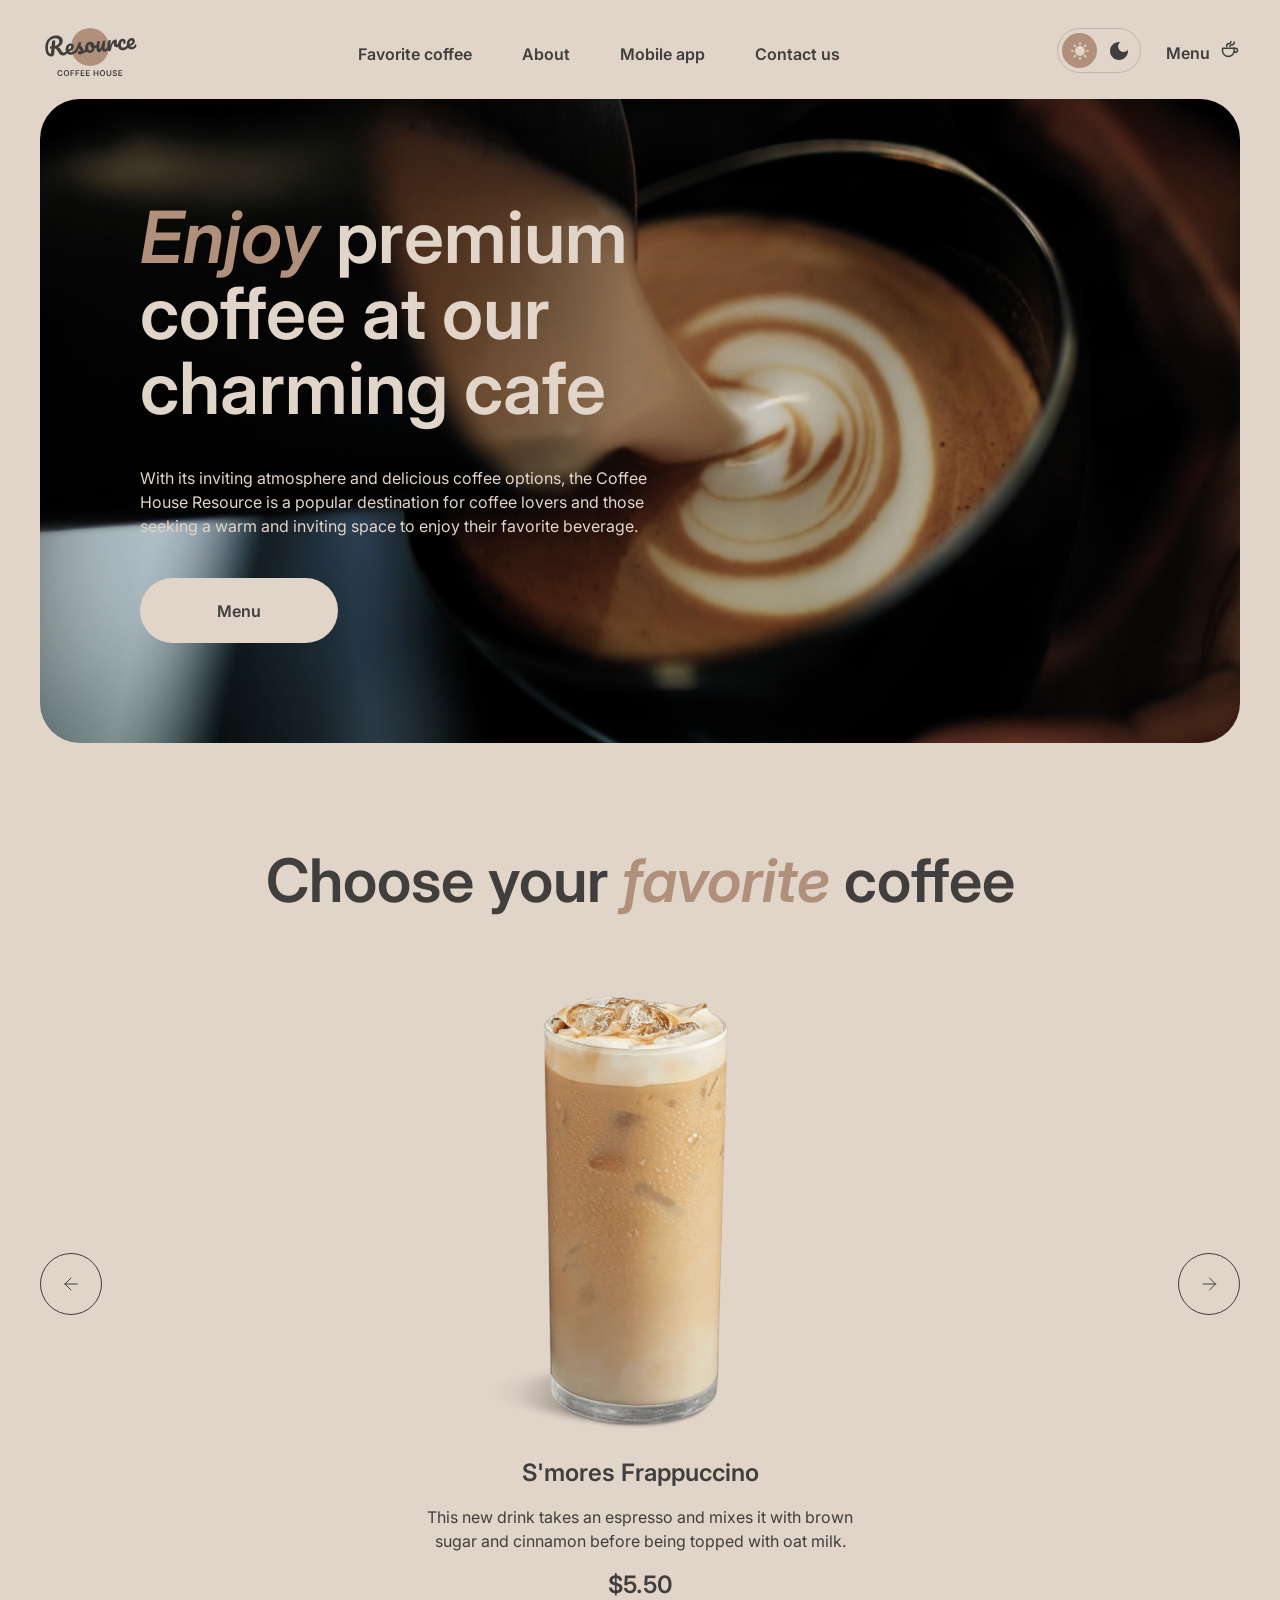
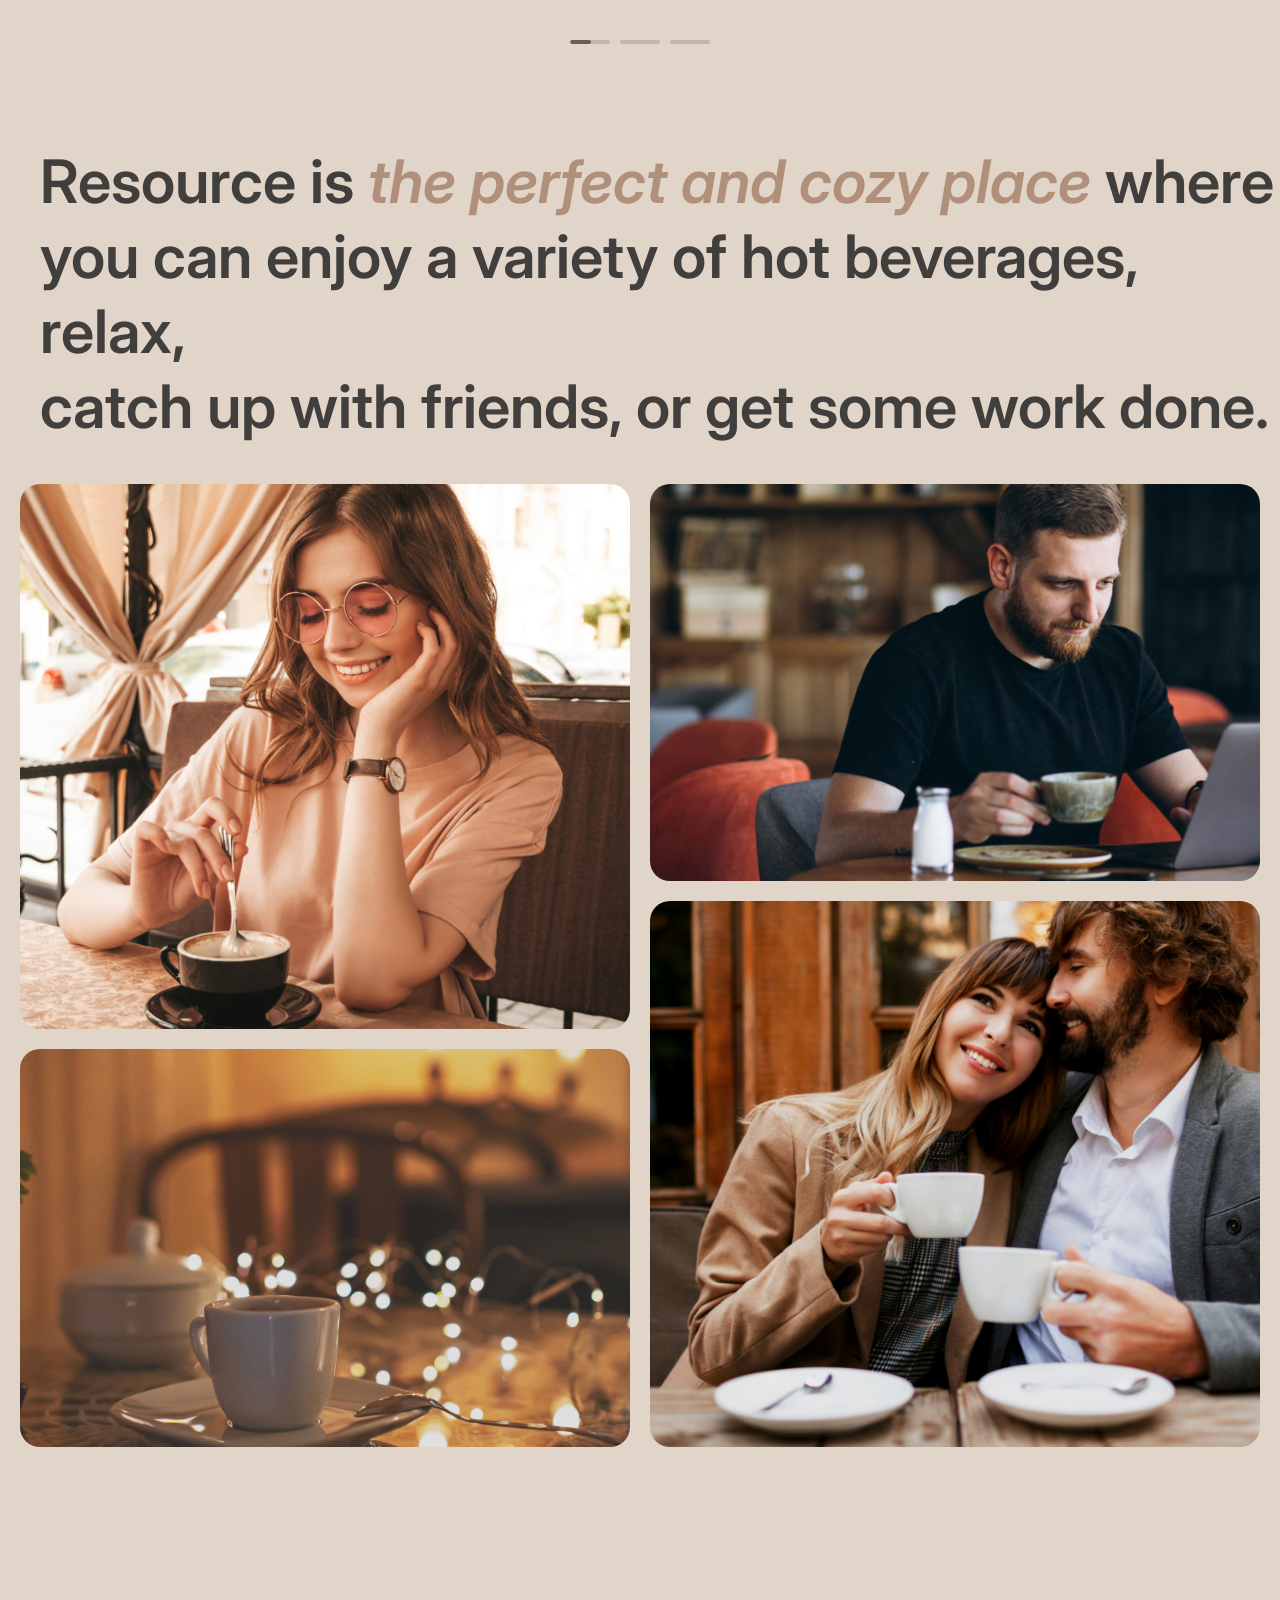
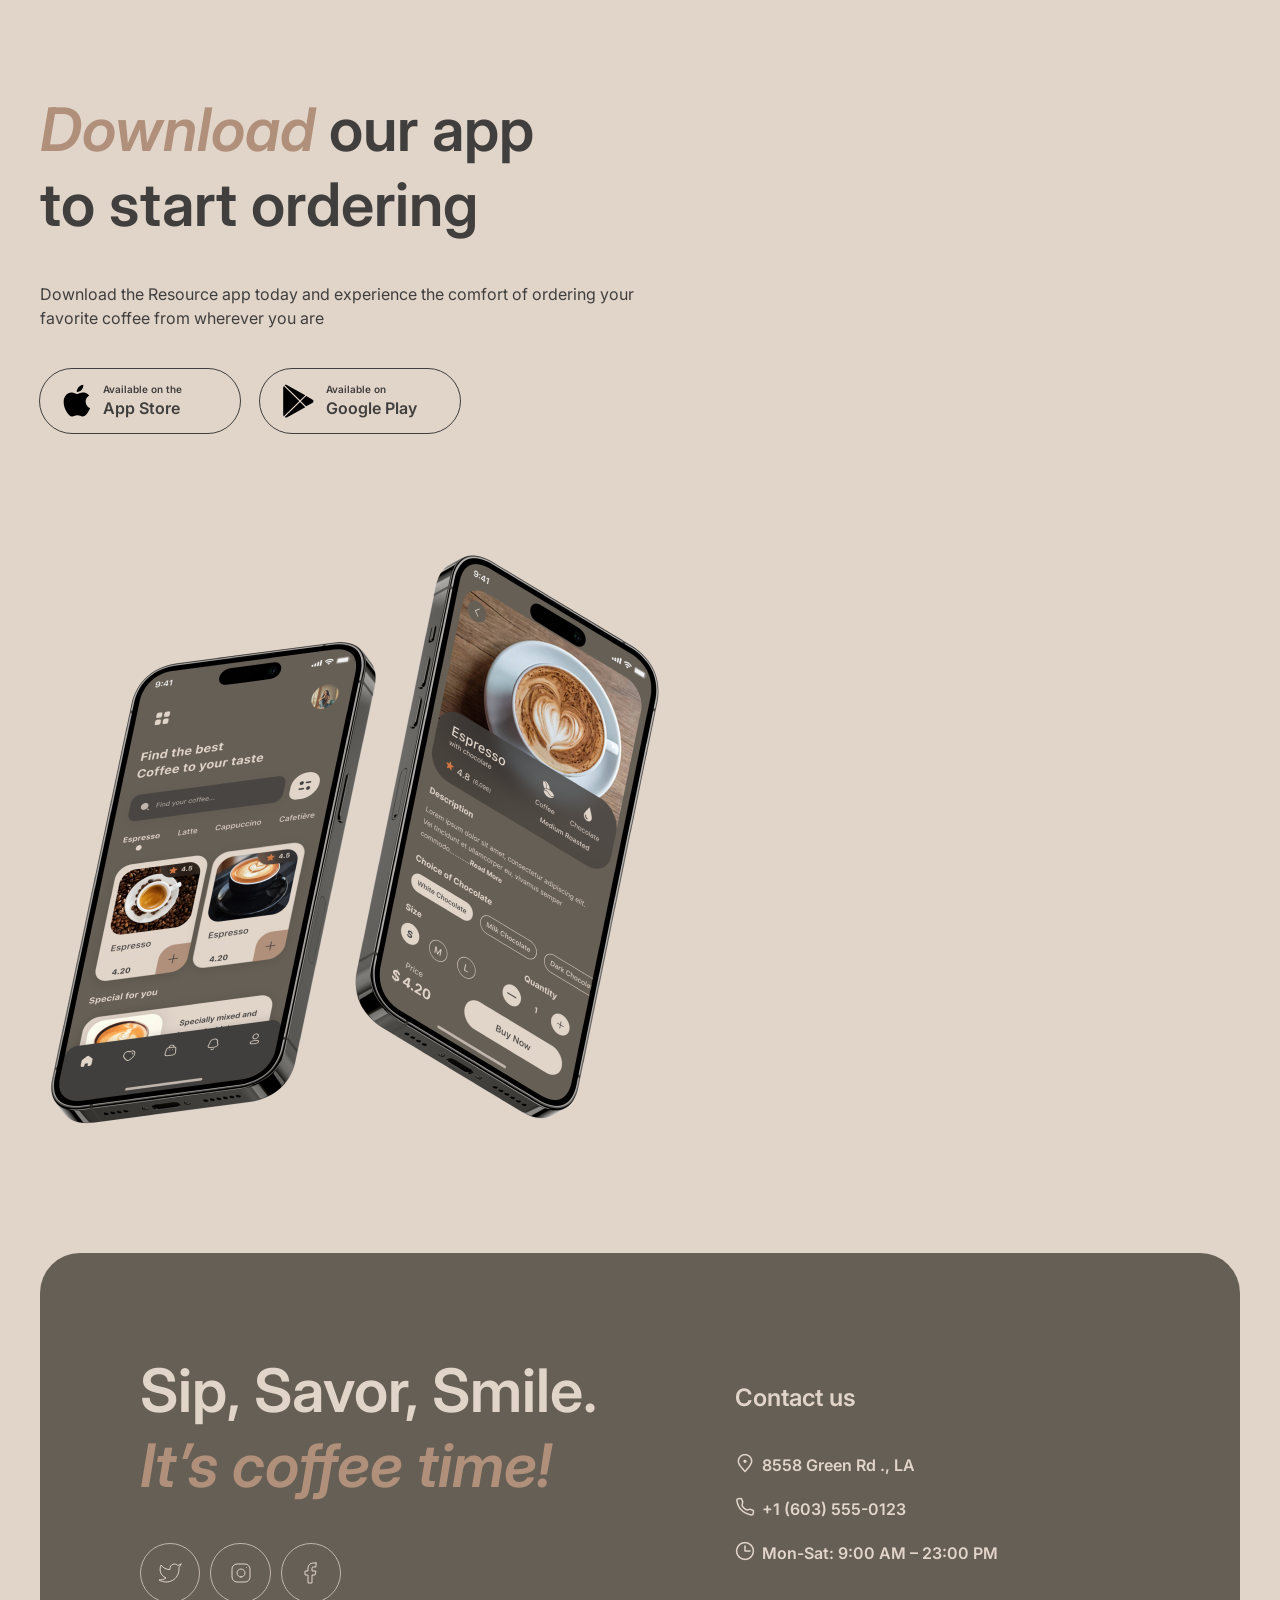
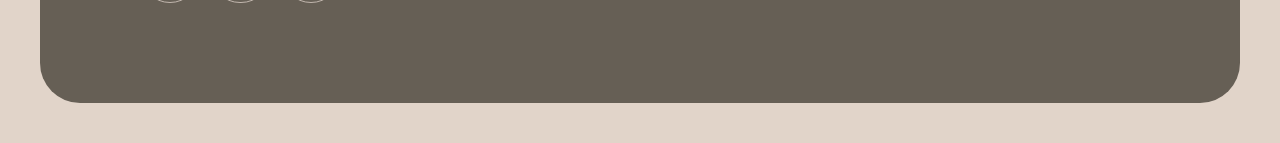
<file: index.html>
<!DOCTYPE html>
<html lang="en" data-theme="light">
<head>
    <meta charset="UTF-8">
    <meta name="viewport" content="width=device-width, initial-scale=1.0">
    <title>Coffee House</title>
    <link rel="stylesheet" href="./styles/index.css">
    <link rel="apple-touch-icon" sizes="180x180" href="assets/icons/apple-touch-icon.png">
    <link rel="icon" type="image/png" sizes="32x32" href="assets/icons/favicon-32x32.png">
    <link rel="icon" type="image/png" sizes="16x16" href="assets/icons/favicon-16x16.png">
    <link rel="manifest" href="/site.webmanifest">
    <link rel="preconnect" href="https://fonts.googleapis.com">
    <link rel="preconnect" href="https://fonts.gstatic.com" crossorigin>
    <link href="https://fonts.googleapis.com/css2?family=Inter:wght@600&display=swap" rel="stylesheet">
</head>
<body>
<header>
    <a class="logo" href="./index.html" aria-label="Coffee House home">
        <img class="logo-img logo-light" src="assets/icons/logo-light.svg" alt="Coffee House">
        <img class="logo-img logo-dark" src="assets/icons/logo-dark.svg" alt="" aria-hidden="true">
    </a>

    <nav class="nav" aria-label="Main navigation">
        <ul>
            <li><a href="#favorite-coffee">Favorite coffee</a></li>
            <li><a href="#about">About</a></li>
            <li><a href="#mobile-app">Mobile app</a></li>
            <li><a href="#contacts">Contact us</a></li>
        </ul>
    </nav>

    <div class="header-right">

        <div class="theme-toggle" role="group" aria-label="Switch theme">

            <button
                    type="button"
                    class="theme-btn"
                    data-theme="light"
                    aria-pressed="true"
                    aria-label="Light theme"
            >
                <svg width="18" height="18" viewBox="0 0 22 22" fill="none"
                     xmlns="http://www.w3.org/2000/svg">
                    <path
                            d="M10 3V1C10 0.45 10.45 0 11 0C11.55 0 12 0.45 12 1V3C12 3.55 11.55 4 11 4C10.45 4 10 3.55 10 3ZM17.36 6.05L18.77 4.63C19.16 4.24 19.16 3.61 18.77 3.22C18.38 2.83 17.75 2.83 17.36 3.22L15.95 4.64C15.56 5.03 15.56 5.66 15.95 6.05C16.34 6.44 16.97 6.44 17.36 6.05ZM21 10H19C18.45 10 18 10.45 18 11C18 11.55 18.45 12 19 12H21C21.55 12 22 11.55 22 11C22 10.45 21.55 10 21 10ZM11 18C10.45 18 10 18.45 10 19V21C10 21.55 10.45 22 11 22C11.55 22 12 21.55 12 21V19C12 18.45 11.55 18 11 18ZM4.64 6.05L3.22 4.64C2.83 4.25 2.83 3.61 3.22 3.23C3.61 2.85 4.25 2.84 4.63 3.23L6.04 4.64C6.43 5.03 6.43 5.67 6.04 6.05C5.65 6.43 5.02 6.44 4.64 6.05ZM15.95 15.95C15.56 16.34 15.56 16.98 15.95 17.36L17.36 18.77C17.75 19.16 18.39 19.16 18.77 18.77C19.16 18.38 19.16 17.74 18.77 17.36L17.36 15.95C16.98 15.56 16.34 15.56 15.95 15.95ZM1 12H3C3.55 12 4 11.55 4 11C4 10.45 3.55 10 3 10H1C0.45 10 0 10.45 0 11C0 11.55 0 12 1 12ZM4.64 18.78L6.05 17.37C6.44 16.98 6.44 16.34 6.05 15.96C5.66 15.58 5.02 15.57 4.64 15.96L3.23 17.37C2.84 17.76 2.84 18.4 3.23 18.78C3.61 19.17 4.25 19.17 4.64 18.78ZM11 5C7.69 5 5 7.69 5 11C5 14.31 7.69 17 11 17C14.31 17 17 14.31 17 11C17 7.69 14.31 5 11 5Z"
                            fill="currentColor"/>
                </svg>
            </button>

            <button
                    type="button"
                    class="theme-btn"
                    data-theme="dark"
                    aria-pressed="false"
                    aria-label="Dark theme"
            >
                <svg xmlns="http://www.w3.org/2000/svg"
                     width="18"
                     height="18"
                     viewBox="0 0 18 18"
                     fill="none">
                    <path
                            d="M9 0C4.03 0 0 4.03 0 9C0 13.97 4.03 18 9 18C13.97 18 18 13.97 18 9C18 8.54 17.96 8.08 17.9 7.64C16.92 9.01 15.32 9.9 13.5 9.9C10.52 9.9 8.1 7.48 8.1 4.5C8.1 2.69 8.99 1.08 10.36 0.0999999C9.92 0.0399999 9.46 0 9 0Z"
                            fill="currentColor"/>
                </svg>
            </button>
        </div>

        <div class="menu-link">
            <a class="menu-link-btn" href="./catalog.html">
                <span class="menu-word">Menu</span>
                <span class="coffee-img">
                    <svg xmlns="http://www.w3.org/2000/svg" width="20" height="20" viewBox="0 0 20 20" fill="none">
                        <path d="M14.167 9.76667V11.6667C14.167 14.8883 11.5553 17.5 8.33366 17.5C5.112 17.5 2.50033 14.8883 2.50033 11.6667V9.76667C2.50033 9.4353 2.76896 9.16667 3.10033 9.16667H13.567C13.8984 9.16667 14.167 9.4353 14.167 9.76667Z" stroke="currentColor" stroke-width="1.5" stroke-linecap="round" stroke-linejoin="round"/>
                        <path d="M10.0003 7.50008C10.0003 6.66675 10.5956 5.83341 11.786 5.83341C13.101 5.83341 14.167 4.76743 14.167 3.45246V2.91675" stroke="currentColor" stroke-width="1.5" stroke-linecap="round" stroke-linejoin="round"/>
                        <path d="M6.66634 7.5V7.08333C6.66634 5.70262 7.78563 4.58333 9.16634 4.58333C10.0868 4.58333 10.833 3.83714 10.833 2.91667V2.5" stroke="currentColor" stroke-width="1.5" stroke-linecap="round" stroke-linejoin="round"/>
                        <path d="M13.333 9.16675H15.4163C16.5669 9.16675 17.4997 10.0995 17.4997 11.2501C17.4997 12.4007 16.5669 13.3334 15.4163 13.3334H14.1663" stroke="currentColor" stroke-width="1.5" stroke-linecap="round" stroke-linejoin="round"/>
                    </svg>
                </span>
            </a>
        </div>

        <button
                class="burger"
                type="button"
                aria-label="Open navigation menu"
        >
            <span></span>
            <span></span>
            <span></span>
        </button>

    </div>
</header>
<main>
    <section class="enjoy">
        <div class="enjoy-box">
            <video class="enjoy-video" src="assets/videos/coffee-video.mp4" poster="assets/images/img-hero.jpg" autoplay loop muted playsinline></video>
            <div class="enjoy-box-container">
                <div class="enjoy-big-text">
                    <h2><i>Enjoy</i> premium</h2>
                    <h2>coffee at our</h2>
                    <h2>charming cafe</h2>
                </div>
                <div class="enjoy-small-text my-button">
                    <p>With its inviting atmosphere and delicious coffee options, the Coffee</p>
                    <p>House Resource is a popular destination for coffee lovers and those</p>
                    <p>seeking a warm and inviting space to enjoy their favorite beverage.</p>
                </div>
                <a class="enjoy-btn" href="./catalog.html">
                    <span class="menu">Menu</span>
                    <span class="enjoy-btn-hover"><img src="assets/icons/coffee-cup.png" alt="coffee cup icon"></span>
                </a>
            </div>
        </div>
    </section>
    <section id="favorite-coffee">
        <h1>Choose your <i>favorite</i> coffee</h1>
        <div class="fav-coffee-slider-container">
            <div class="left circle-container">
                <div class="circle">
                    <svg class="arrow-svg" width="24" height="24" viewBox="0 0 24 24" fill="none" xmlns="http://www.w3.org/2000/svg">
                        <path d="M18.5 12H6M6 12L12 6M6 12L12 18" stroke="currentColor" stroke-linecap="round" stroke-linejoin="round"/>
                    </svg>
                </div>
            </div>
            <div class="fav-slider">
                <div class="fav-slider-row">
                    <div class="fav-coffee">
                        <img src="assets/images/coffee-slider-1.png" alt="coffee image">
                        <p class="coffee-title">S&#39;mores Frappuccino</p>
                        <div class="coffee-info">
                            <p>This new drink takes an espresso and mixes it with brown</p>
                            <p>sugar and cinnamon before being topped with oat milk.</p>
                        </div>
                        <div class="coffee-price">$5.50</div>
                    </div>
                    <div class="fav-coffee">
                        <img src="assets/images/coffee-slider-2.png" alt="coffee image">
                        <p class="coffee-title">Caramel Macchiato</p>
                        <div class="coffee-info">
                            <p>Fragrant and unique classic espresso with rich</p>
                            <p>caramel-peanut syrup, with cream under whipped thick foam.</p>
                        </div>
                        <div class="coffee-price">$5.00</div>
                    </div>
                    <div class="fav-coffee">
                        <img src="assets/images/coffee-slider-3.png" alt="coffee image">
                        <p class="coffee-title">Ice coffee</p>
                        <div class="coffee-info">
                            <p>A popular summer drink that tones and invigorates.</p>
                            <p>Prepared from coffee, milk and ice.</p>
                        </div>
                        <div class="coffee-price">$4.50</div>
                    </div>
                </div>
            </div>
            <div class="right circle-container">
                <div class="circle">
                    <svg class="arrow-svg" width="24" height="24" viewBox="0 0 24 24" fill="none" xmlns="http://www.w3.org/2000/svg">
                        <path d="M6 12H18.5M18.5 12L12.5 6M18.5 12L12.5 18" stroke="currentColor" stroke-linecap="round" stroke-linejoin="round"/>
                    </svg>
                </div>
            </div>
        </div>
        <div class="controls">
            <div class="control active">
                <div class="control_indicator"></div>
            </div>
            <div class="control">
                <div class="control_indicator"></div>
            </div>
            <div class="control">
                <div class="control_indicator"></div>
            </div>
        </div>
    </section>
    <section id="about">
        <div class="about-text-block">
            <h2>Resource is <i>the perfect and cozy place</i> where</h2>
            <h2>you can enjoy a variety of hot beverages, relax,</h2>
            <h2>catch up with friends, or get some work done.</h2>
        </div>
        <div class="image-block">
            <div class="column1">
                <div class="woman"><img src="assets/images/about-1.jpg" alt="woman drink coffee"></div>
                <div class="coffee-cup"><img src="assets/images/about-2.jpg" alt="coffee cup"></div>
            </div>
            <div class="column2">
                <div class="man"><img src="assets/images/about-3.jpg" alt="man drink coffee"></div>
                <div class="couple"><img src="assets/images/about-4.jpg" alt="couple with coffee"></div>
            </div>
        </div>
    </section>
    <section id="mobile-app">
        <div class="mobile-app-container">
            <div class="offer-box">
                <div class="big-text">
                    <h2><i>Download</i> our app </h2>
                    <h2>to start ordering</h2>
                </div>
                <div class="small-text">
                    <p>Download the Resource app today and experience the comfort of ordering your</p>
                    <p>favorite coffee from wherever you are</p>
                </div>
                <div class="buttons-box">
                    <div class="app-store-btn">
                        <svg width="28" height="33" viewBox="0 0 28 33" fill="none" xmlns="http://www.w3.org/2000/svg">
                            <path d="M22.7073 17.6307C22.6704 13.6324 26.065 11.6872 26.2203 11.5966C24.2977 8.86366 21.3178 8.49026 20.2707 8.46048C17.7679 8.20369 15.3403 9.92062 14.0654 9.92062C12.765 9.92062 10.8017 8.48529 8.68579 8.52747C5.96293 8.56841 3.41566 10.1055 2.0186 12.4923C-0.864579 17.359 1.28572 24.5108 4.04802 28.4446C5.42981 30.3712 7.04444 32.5223 9.15784 32.4466C11.2254 32.3635 11.9978 31.1614 14.4929 31.1614C16.9651 31.1614 17.6903 32.4466 19.8457 32.3983C22.0647 32.3635 23.4618 30.463 24.7952 28.519C26.392 26.3108 27.0333 24.1362 27.0588 24.0245C27.0066 24.0071 22.7493 22.4229 22.7073 17.6307Z" fill="currentColor"/>
                            <path d="M18.6357 5.87268C19.7477 4.51675 20.5086 2.67205 20.2974 0.800049C18.6879 0.86952 16.675 1.88554 15.5159 3.21169C14.4903 4.38029 13.5742 6.29571 13.8109 8.097C15.6189 8.2285 17.4753 7.20752 18.6357 5.87268Z" fill="currentColor"/>
                        </svg>
                        <div class="app-store-text">
                            <p class="btn-text-small">Available on the</p>
                            <p class="btn-text-big">App Store</p>
                        </div>
                    </div>
                    <div class="google-play-btn">
                        <svg width="31" height="34" viewBox="0 0 31 34" fill="none" xmlns="http://www.w3.org/2000/svg">
                            <path d="M0.755796 2.20297C0.393349 2.57289 0.183594 3.14884 0.183594 3.89471V30.4994C0.183594 31.2453 0.393349 31.8212 0.755796 32.1911L0.845252 32.2723L16.1359 17.37V17.0181L0.845252 2.11575L0.755796 2.20297Z" fill="currentColor"/>
                            <path d="M23.0776 22.34L17.9863 17.37V17.0181L23.0837 12.0482L23.1979 12.1128L29.2345 15.4617C30.9573 16.4121 30.9573 17.976 29.2345 18.9324L23.1979 22.2753L23.0776 22.34Z" fill="currentColor"/>
                            <path d="M22.2733 23.2007L17.0617 18.1195L1.68164 33.1166C2.25384 33.7031 3.18695 33.7737 4.24807 33.1873L22.2733 23.2007Z" fill="currentColor"/>
                            <path d="M22.2733 11.1876L4.24807 1.20103C3.18695 0.620579 2.25384 0.691254 1.68164 1.27772L17.0617 16.2688L22.2733 11.1876Z" fill="currentColor"/>
                        </svg>
                        <div class="google-play-text">
                            <p class="btn-text-small">Available on</p>
                            <p class="btn-text-big">Google Play</p>
                        </div>
                    </div>
                </div>
            </div>
            <div class="mobile-screens-box">
                <img src="assets/images/mobile-screens.png" alt="mobile screens">
            </div>
        </div>
    </section>
</main>
<footer id="contacts">
    <div class="contacts-container">
        <div class="offer-box2">
            <div class="text">
                <p>Sip, Savor, Smile.</p>
                <p><i>It’s coffee time!</i></p>
            </div>
            <div class="social">
                <a class="twitter social-icon" href="https://twitter.com/" target="_blank">
                    <svg width="24" height="24" viewBox="0 0 24 24" fill="none" xmlns="http://www.w3.org/2000/svg">
                        <path d="M23 3.01006C23 3.01006 20.9821 4.20217 19.86 4.54006C19.2577 3.84757 18.4573 3.35675 17.567 3.13398C16.6767 2.91122 15.7395 2.96725 14.8821 3.29451C14.0247 3.62177 13.2884 4.20446 12.773 4.96377C12.2575 5.72309 11.9877 6.62239 12 7.54006V8.54006C10.2426 8.58562 8.50127 8.19587 6.93101 7.4055C5.36074 6.61513 4.01032 5.44869 3 4.01006C3 4.01006 -1 13.0101 8 17.0101C5.94053 18.408 3.48716 19.109 1 19.0101C10 24.0101 21 19.0101 21 7.51006C20.9991 7.23151 20.9723 6.95365 20.92 6.68006C21.9406 5.67355 23 3.01006 23 3.01006Z" stroke="#E1D4C9" stroke-linecap="round" stroke-linejoin="round"/>
                    </svg>
                </a>
                <a class="instagram social-icon" href="https://www.instagram.com/" target="_blank">
                    <svg width="24" height="24" viewBox="0 0 24 24" fill="none" xmlns="http://www.w3.org/2000/svg">
                        <path d="M12 16C14.2091 16 16 14.2091 16 12C16 9.79086 14.2091 8 12 8C9.79086 8 8 9.79086 8 12C8 14.2091 9.79086 16 12 16Z" stroke="#E1D4C9" stroke-linecap="round" stroke-linejoin="round"/>
                        <path d="M3 16V8C3 5.23858 5.23858 3 8 3H16C18.7614 3 21 5.23858 21 8V16C21 18.7614 18.7614 21 16 21H8C5.23858 21 3 18.7614 3 16Z" stroke="#E1D4C9"/>
                        <path d="M17.5 6.51L17.51 6.49889" stroke="#E1D4C9" stroke-linecap="round" stroke-linejoin="round"/>
                    </svg>
                </a>
                <a class="facebook social-icon" href="https://www.facebook.com/" target="_blank">
                    <svg width="24" height="24" viewBox="0 0 24 24" fill="none" xmlns="http://www.w3.org/2000/svg">
                        <path d="M17 2H14C12.6739 2 11.4021 2.52678 10.4645 3.46447C9.52678 4.40215 9 5.67392 9 7V10H6V14H9V22H13V14H16L17 10H13V7C13 6.73478 13.1054 6.48043 13.2929 6.29289C13.4804 6.10536 13.7348 6 14 6H17V2Z" stroke="#E1D4C9" stroke-linecap="round" stroke-linejoin="round"/>
                    </svg>
                </a>
            </div>
        </div>
        <div class="contacts-us-box">
            <p class="contact-us">Contact us</p>
            <div class="contact-info">
                <div class="address line">
                    <a href="https://www.google.com/maps/place/8598+Green+Rd,+Wilton,+CA+95693/@38.4113766,-121.2661728,17z/data=!3m1!4b1!4m5!3m4!1s0x809abfe23e785c5f:0x4840dc450aeb1421!8m2!3d38.4113766!4d-121.2635979?entry=ttu" target="_blank">
                        <img src="assets/icons/pin-alt.png" alt="pin alt icon">
                        <p>8558 Green Rd ., LA</p>
                    </a>
                </div>
                <div class="phone line">
                    <a href="tel:+16035550123">
                        <img src="assets/icons/phone.png" alt="phone icon">
                        <p>+1 (603) 555-0123</p>
                    </a>
                </div>
                <div class="hours">
                    <img src="assets/icons/clock.png" alt="clock icon">
                    <p>Mon-Sat: 9:00 AM – 23:00 PM</p>
                </div>
            </div>
        </div>
    </div>
</footer>
<script src="./scripts/theme.js"></script>
<script src="./scripts/burger.js"></script>
<script src="./scripts/slider.js"></script>
</body>
</html>
</file>
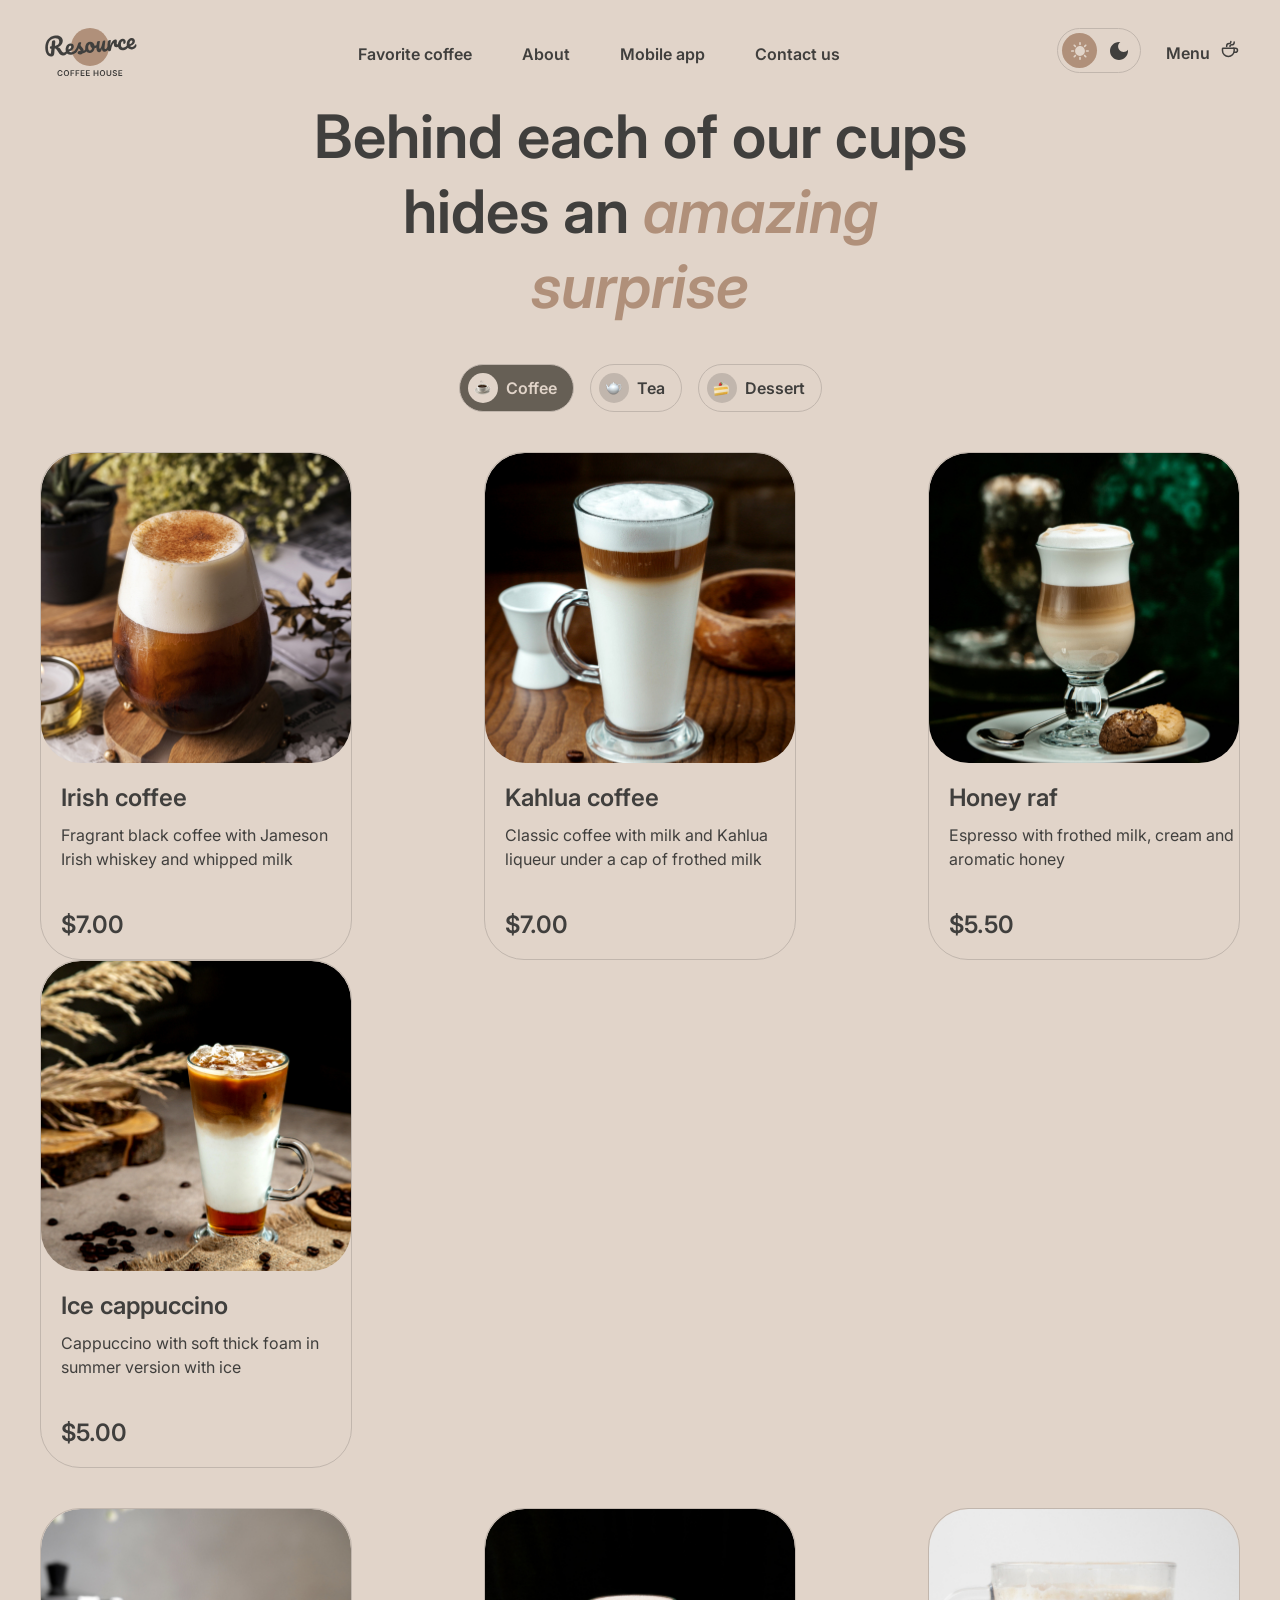
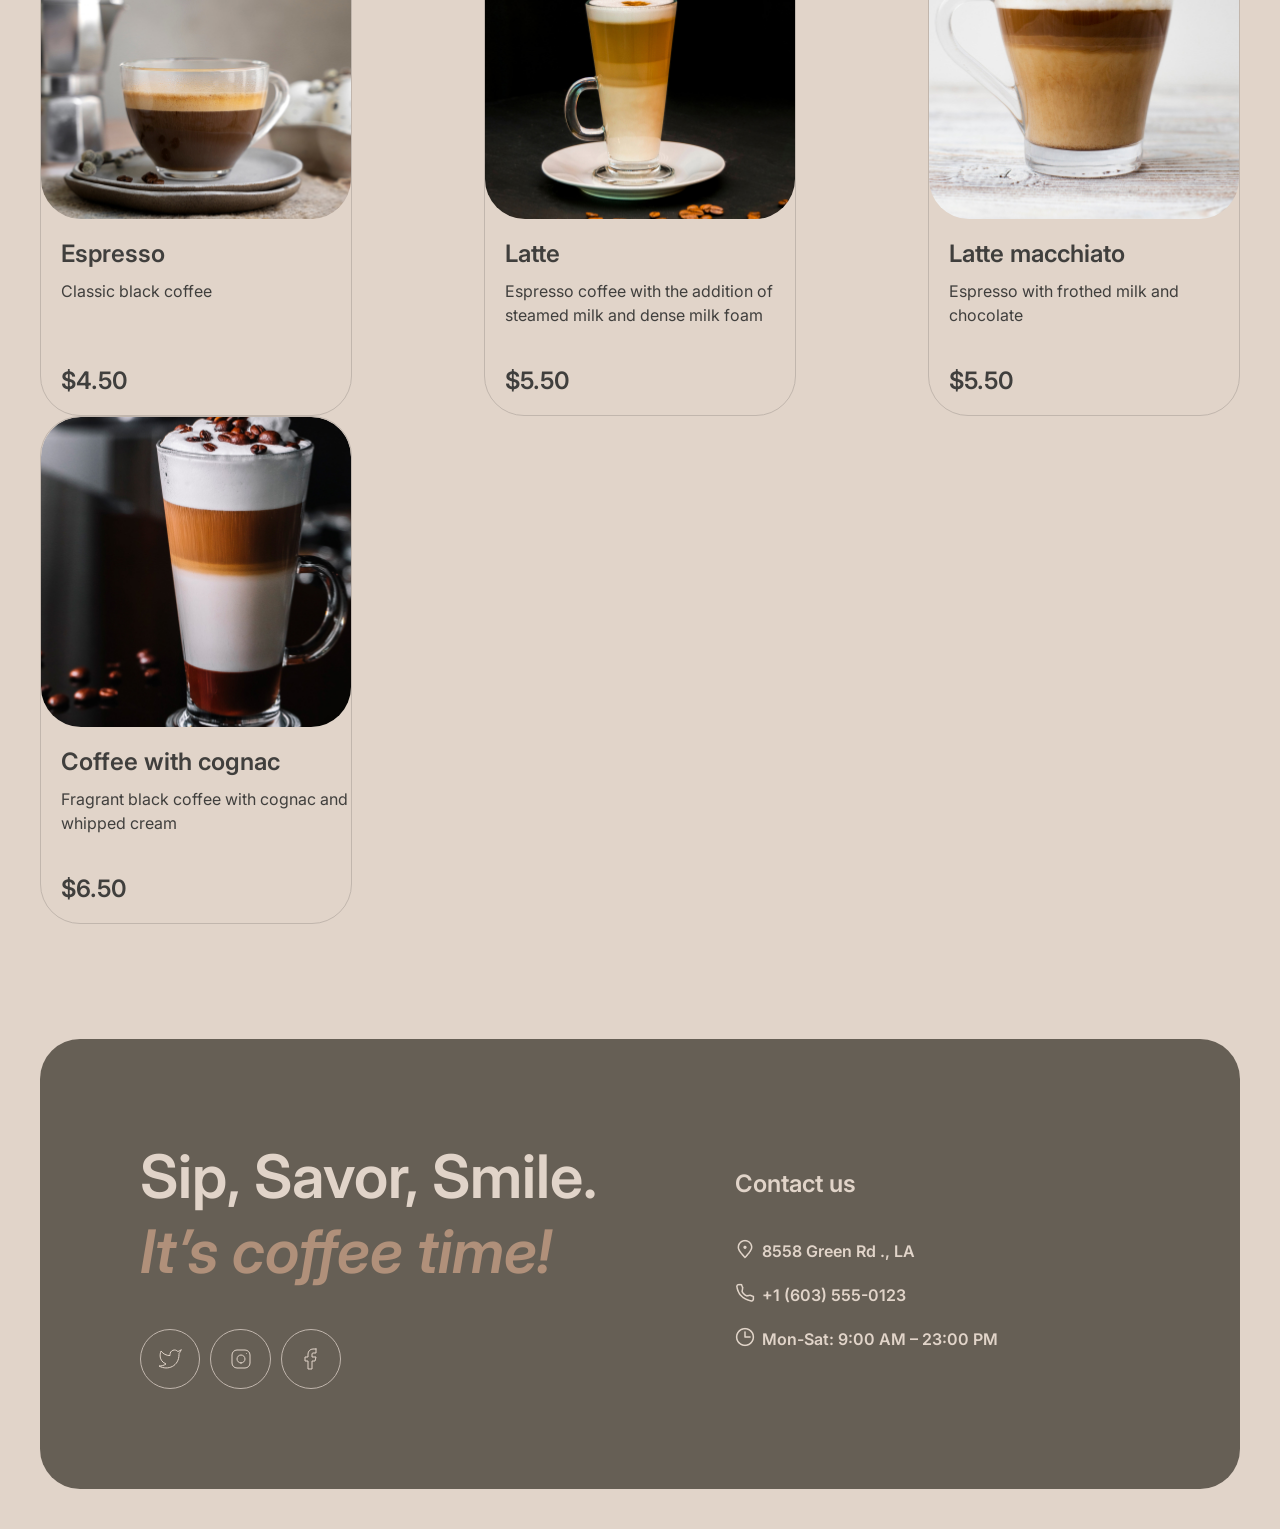
<file: catalog.html>
<!doctype html>
<html lang="en" data-theme="light">
<head>
    <meta charset="UTF-8">
    <meta name="viewport" content="width=device-width, initial-scale=1.0">
    <title>Coffee House</title>
    <link rel="stylesheet" href="./styles/index.css">
    <link rel="stylesheet" href="./styles/catalog.css">
    <link rel="apple-touch-icon" sizes="180x180" href="assets/icons/apple-touch-icon.png">
    <link rel="icon" type="image/png" sizes="32x32" href="assets/icons/favicon-32x32.png">
    <link rel="icon" type="image/png" sizes="16x16" href="assets/icons/favicon-16x16.png">
    <link rel="manifest" href="./site.webmanifest">
    <link rel="preconnect" href="https://fonts.googleapis.com">
    <link rel="preconnect" href="https://fonts.gstatic.com" crossorigin>
    <link href="https://fonts.googleapis.com/css2?family=Inter:wght@600&display=swap" rel="stylesheet">
</head>
<body>
<header>
    <a class="logo" href="./index.html" aria-label="Coffee House home">
        <img class="logo-img logo-light" src="assets/icons/logo-light.svg" alt="Coffee House">
        <img class="logo-img logo-dark" src="assets/icons/logo-dark.svg" alt="" aria-hidden="true">
    </a>

    <nav class="nav" aria-label="Main navigation">
        <ul>
            <li><a href="./index.html#favorite-coffee">Favorite coffee</a></li>
            <li><a href="./index.html#about">About</a></li>
            <li><a href="./index.html#mobile-app">Mobile app</a></li>
            <li><a href="./index.html#contacts">Contact us</a></li>
        </ul>
    </nav>

    <div class="header-right">

        <div class="theme-toggle" role="group" aria-label="Switch theme">

            <button
                    type="button"
                    class="theme-btn"
                    data-theme="light"
                    aria-pressed="true"
                    aria-label="Light theme"
            >
                <svg width="18" height="18" viewBox="0 0 22 22" fill="none"
                     xmlns="http://www.w3.org/2000/svg">
                    <path
                            d="M10 3V1C10 0.45 10.45 0 11 0C11.55 0 12 0.45 12 1V3C12 3.55 11.55 4 11 4C10.45 4 10 3.55 10 3ZM17.36 6.05L18.77 4.63C19.16 4.24 19.16 3.61 18.77 3.22C18.38 2.83 17.75 2.83 17.36 3.22L15.95 4.64C15.56 5.03 15.56 5.66 15.95 6.05C16.34 6.44 16.97 6.44 17.36 6.05ZM21 10H19C18.45 10 18 10.45 18 11C18 11.55 18.45 12 19 12H21C21.55 12 22 11.55 22 11C22 10.45 21.55 10 21 10ZM11 18C10.45 18 10 18.45 10 19V21C10 21.55 10.45 22 11 22C11.55 22 12 21.55 12 21V19C12 18.45 11.55 18 11 18ZM4.64 6.05L3.22 4.64C2.83 4.25 2.83 3.61 3.22 3.23C3.61 2.85 4.25 2.84 4.63 3.23L6.04 4.64C6.43 5.03 6.43 5.67 6.04 6.05C5.65 6.43 5.02 6.44 4.64 6.05ZM15.95 15.95C15.56 16.34 15.56 16.98 15.95 17.36L17.36 18.77C17.75 19.16 18.39 19.16 18.77 18.77C19.16 18.38 19.16 17.74 18.77 17.36L17.36 15.95C16.98 15.56 16.34 15.56 15.95 15.95ZM1 12H3C3.55 12 4 11.55 4 11C4 10.45 3.55 10 3 10H1C0.45 10 0 10.45 0 11C0 11.55 0 12 1 12ZM4.64 18.78L6.05 17.37C6.44 16.98 6.44 16.34 6.05 15.96C5.66 15.58 5.02 15.57 4.64 15.96L3.23 17.37C2.84 17.76 2.84 18.4 3.23 18.78C3.61 19.17 4.25 19.17 4.64 18.78ZM11 5C7.69 5 5 7.69 5 11C5 14.31 7.69 17 11 17C14.31 17 17 14.31 17 11C17 7.69 14.31 5 11 5Z"
                            fill="currentColor"/>
                </svg>
            </button>

            <button
                    type="button"
                    class="theme-btn"
                    data-theme="dark"
                    aria-pressed="false"
                    aria-label="Dark theme"
            >
                <svg xmlns="http://www.w3.org/2000/svg"
                     width="18"
                     height="18"
                     viewBox="0 0 18 18"
                     fill="none">
                    <path
                            d="M9 0C4.03 0 0 4.03 0 9C0 13.97 4.03 18 9 18C13.97 18 18 13.97 18 9C18 8.54 17.96 8.08 17.9 7.64C16.92 9.01 15.32 9.9 13.5 9.9C10.52 9.9 8.1 7.48 8.1 4.5C8.1 2.69 8.99 1.08 10.36 0.0999999C9.92 0.0399999 9.46 0 9 0Z"
                            fill="currentColor"/>
                </svg>
            </button>
        </div>

        <div class="menu-link">
            <a class="menu-link-btn" href="./catalog.html">
                <span class="menu-word">Menu</span>
                <span class="coffee-img">
                    <svg xmlns="http://www.w3.org/2000/svg" width="20" height="20" viewBox="0 0 20 20" fill="none">
                        <path d="M14.167 9.76667V11.6667C14.167 14.8883 11.5553 17.5 8.33366 17.5C5.112 17.5 2.50033 14.8883 2.50033 11.6667V9.76667C2.50033 9.4353 2.76896 9.16667 3.10033 9.16667H13.567C13.8984 9.16667 14.167 9.4353 14.167 9.76667Z" stroke="currentColor" stroke-width="1.5" stroke-linecap="round" stroke-linejoin="round"/>
                        <path d="M10.0003 7.50008C10.0003 6.66675 10.5956 5.83341 11.786 5.83341C13.101 5.83341 14.167 4.76743 14.167 3.45246V2.91675" stroke="currentColor" stroke-width="1.5" stroke-linecap="round" stroke-linejoin="round"/>
                        <path d="M6.66634 7.5V7.08333C6.66634 5.70262 7.78563 4.58333 9.16634 4.58333C10.0868 4.58333 10.833 3.83714 10.833 2.91667V2.5" stroke="currentColor" stroke-width="1.5" stroke-linecap="round" stroke-linejoin="round"/>
                        <path d="M13.333 9.16675H15.4163C16.5669 9.16675 17.4997 10.0995 17.4997 11.2501C17.4997 12.4007 16.5669 13.3334 15.4163 13.3334H14.1663" stroke="currentColor" stroke-width="1.5" stroke-linecap="round" stroke-linejoin="round"/>
                    </svg>
                </span>
            </a>
        </div>

        <button
                class="burger"
                type="button"
                aria-label="Open navigation menu"
        >
            <span></span>
            <span></span>
            <span></span>
        </button>

    </div>
</header>

<main>
    <section id="menu">
        <div class="menu-big-container">
            <div class="menu-offer-text">
                <h1>Behind each of our cups hides an <i>amazing surprise</i></h1>
            </div>
            <div class="tabs">
                <div class="coffee-tab btn active" data-category="coffee">
                    <div class="circle active">
                        <img src="assets/icons/coffee.png" alt="coffee">
                    </div>
                    <p class="tab-btn-name active">Coffee</p>
                </div>
                <div class="tea-tab btn" data-category="tea">
                    <div class="circle">
                        <img src="assets/icons/tea.png" alt="tea">
                    </div>
                    <p class="tab-btn-name">Tea</p>
                </div>
                <div class="dessert-tab btn" data-category="dessert">
                    <div class="circle">
                        <img src="assets/icons/dessert.png" alt="dessert">
                    </div>
                    <p class="tab-btn-name">Dessert</p>
                </div>
            </div>
        </div>
    </section>
    <section id="assortment">
        <div class="modal">
            <div class="modal-container"></div>
        </div>
        <div class="assortment-big-container">
            <div class="row-group1" id="rowGroup1"></div>
            <div class="row-group2" id="rowGroup2"></div>
        </div>
    </section>
    <div class="refresh-btn-box">
        <div class="refresh-btn">
            <svg width="24" height="24" viewBox="0 0 24 24" fill="none" xmlns="http://www.w3.org/2000/svg">
                <g id="refresh">
                    <path id="Ellipse" d="M21.8883 13.5C21.1645 18.3113 17.013 22 12 22C6.47715 22 2 17.5228 2 12C2 6.47715 6.47715 2 12 2C16.1006 2 19.6248 4.46819 21.1679 8" stroke="currentColor" stroke-linecap="round" stroke-linejoin="round"/>
                    <path id="Ellipse_2" d="M17 8H21.4C21.7314 8 22 7.73137 22 7.4V3" stroke="currentColor" stroke-linecap="round" stroke-linejoin="round"/>
                </g>
            </svg>
        </div>
    </div>
</main>


<footer id="contacts">
    <div class="contacts-container">
        <div class="offer-box2">
            <div class="text">
                <p>Sip, Savor, Smile.</p>
                <p><i>It’s coffee time!</i></p>
            </div>
            <div class="social">
                <a class="twitter social-icon" href="https://twitter.com/" target="_blank">
                    <svg width="24" height="24" viewBox="0 0 24 24" fill="none" xmlns="http://www.w3.org/2000/svg">
                        <path d="M23 3.01006C23 3.01006 20.9821 4.20217 19.86 4.54006C19.2577 3.84757 18.4573 3.35675 17.567 3.13398C16.6767 2.91122 15.7395 2.96725 14.8821 3.29451C14.0247 3.62177 13.2884 4.20446 12.773 4.96377C12.2575 5.72309 11.9877 6.62239 12 7.54006V8.54006C10.2426 8.58562 8.50127 8.19587 6.93101 7.4055C5.36074 6.61513 4.01032 5.44869 3 4.01006C3 4.01006 -1 13.0101 8 17.0101C5.94053 18.408 3.48716 19.109 1 19.0101C10 24.0101 21 19.0101 21 7.51006C20.9991 7.23151 20.9723 6.95365 20.92 6.68006C21.9406 5.67355 23 3.01006 23 3.01006Z" stroke="#E1D4C9" stroke-linecap="round" stroke-linejoin="round"/>
                    </svg>
                </a>
                <a class="instagram social-icon" href="https://www.instagram.com/" target="_blank">
                    <svg width="24" height="24" viewBox="0 0 24 24" fill="none" xmlns="http://www.w3.org/2000/svg">
                        <path d="M12 16C14.2091 16 16 14.2091 16 12C16 9.79086 14.2091 8 12 8C9.79086 8 8 9.79086 8 12C8 14.2091 9.79086 16 12 16Z" stroke="#E1D4C9" stroke-linecap="round" stroke-linejoin="round"/>
                        <path d="M3 16V8C3 5.23858 5.23858 3 8 3H16C18.7614 3 21 5.23858 21 8V16C21 18.7614 18.7614 21 16 21H8C5.23858 21 3 18.7614 3 16Z" stroke="#E1D4C9"/>
                        <path d="M17.5 6.51L17.51 6.49889" stroke="#E1D4C9" stroke-linecap="round" stroke-linejoin="round"/>
                    </svg>
                </a>
                <a class="facebook social-icon" href="https://www.facebook.com/" target="_blank">
                    <svg width="24" height="24" viewBox="0 0 24 24" fill="none" xmlns="http://www.w3.org/2000/svg">
                        <path d="M17 2H14C12.6739 2 11.4021 2.52678 10.4645 3.46447C9.52678 4.40215 9 5.67392 9 7V10H6V14H9V22H13V14H16L17 10H13V7C13 6.73478 13.1054 6.48043 13.2929 6.29289C13.4804 6.10536 13.7348 6 14 6H17V2Z" stroke="#E1D4C9" stroke-linecap="round" stroke-linejoin="round"/>
                    </svg>
                </a>
            </div>
        </div>
        <div class="contacts-us-box">
            <p class="contact-us">Contact us</p>
            <div class="contact-info">
                <div class="address line">
                    <a href="https://www.google.com/maps/place/8598+Green+Rd,+Wilton,+CA+95693/@38.4113766,-121.2661728,17z/data=!3m1!4b1!4m5!3m4!1s0x809abfe23e785c5f:0x4840dc450aeb1421!8m2!3d38.4113766!4d-121.2635979?entry=ttu" target="_blank">
                        <img src="assets/icons/pin-alt.png" alt="pin alt icon">
                        <p>8558 Green Rd ., LA</p>
                    </a>
                </div>
                <div class="phone line">
                    <a href="tel:+16035550123">
                        <img src="assets/icons/phone.png" alt="phone icon">
                        <p>+1 (603) 555-0123</p>
                    </a>
                </div>
                <div class="hours">
                    <img src="assets/icons/clock.png" alt="clock icon">
                    <p>Mon-Sat: 9:00 AM – 23:00 PM</p>
                </div>
            </div>
        </div>
    </div>
</footer>
<script src="./scripts/theme.js"></script>
<script src="./scripts/burger.js"></script>
<script src="./scripts/catalog.js"></script>
</body>
</html>
</file>
<file: styles/index.css>
:root {
    --color-bg: #E1D4C9;
    --color-text: #403F3D;
    --color-surface-dark: #665F55;
    --color-accent: #B0907A;
    --color-light: #E1D4C9;
    --color-border: #C1B6AD;

}

[data-theme="dark"] {
    --color-bg: #241B15;
    --color-text: #EFE6D8;
    --color-surface-dark: #4A3A2E;
    --color-accent: #C9A184;
    --color-light: #EFE6D8;
    --color-border: #665F55;
}


html {
    scroll-behavior: smooth;
}


body {
    max-width: 1440px;
    margin: 0 auto;
    background-color: var(--color-bg);
    font-family: 'Inter', sans-serif;
}

header {
    display: flex;
    align-items: center;
    justify-content: space-between;
    padding: 24px 40px 15px;
    min-height: 60px;
}

.logo {
    margin-top: -5px;
    cursor: pointer;
}

.logo-img {
    display: block;
    width: 100px;
    height: 60px;
}

.logo-dark {
    display: none;
}

[data-theme="dark"] .logo-light {
    display: none;
}

[data-theme="dark"] .logo-dark {
    display: block;
}


.nav ul {
    display: flex;
    padding:0;
    gap: 50px;
}
.nav ul li {
    list-style: none;
    position: relative;
}

.nav li a {
    text-decoration: none;
    font-size: 16px;
    color: var(--color-text);
    font-weight: 600;
}

.nav ul li::before {
    content: "";
    position: absolute;
    bottom: -5px;
    left: 50%;
    transform: translateX(-50%) scaleX(0);
    width: 100%;
    height: 2px;
    background-color: var(--color-text);
    transition: transform 0.7s ease;
}

.nav ul li:hover::before {
    transform: translateX(-50%) scaleX(1);
}


.header-right {
    display: flex;
    align-items: center;
    gap: 25px;
    margin-top: -7px;
}

.theme-toggle {
    display: flex;
    align-items: center;
    gap: 4px;
    padding: 4px;
    border-radius: 100px;
    border: 1px solid var(--color-border);
}

.theme-btn {
    display: grid;
    place-items: center;
    width: 35px;
    height: 35px;
    border-radius: 50%;
    border: none;
    background: none;
    color: var(--color-text);
    cursor: pointer;
    transition: background-color 0.3s ease, color 0.3s ease;
}

.theme-btn[data-theme="dark"] {
    color: #403F3D;
}

.theme-btn:hover {
    background-color: var(--color-surface-dark);
    color: var(--color-light);
}

.theme-btn svg {
    width: 18px;
    height: 18px;
}

.theme-btn[aria-pressed="true"] {
    background-color: var(--color-accent);
    color: var(--color-bg);
}

[data-theme="dark"] .theme-btn[data-theme="dark"][aria-pressed="true"] {
    color: var(--color-light);
}


.menu-link {
    display: flex;
    justify-content: center;
    padding-top: 0px;
}

.menu-link-btn {
    text-decoration: none;
}

.disable-scroll {
    overflow: hidden;
    height: 100vh;
}

.burger span {
    transition: transform 0.4s ease-in-out, opacity 0.3s ease-in-out;
}

.open .burger span:nth-child(1) {
    transform: translateY(7px) rotate(45deg);
}

.open .burger span:nth-child(2) {
    opacity: 0;
}

.open .burger span:nth-child(3) {
    transform: translateY(-7px) rotate(-45deg);
}

.burger {
    display: none;
    width: 44px;
    height: 44px;
    padding: 0;
    border: 1px solid var(--color-text);
    border-radius: 50%;
    background: transparent;
    cursor: pointer;

    align-items: center;
    justify-content: center;
    flex-direction: column;
    gap: 5px;

    transition: background-color 0.3s ease;
}

.burger span {
    display: block;
    width: 18px;
    height: 2px;
    border-radius: 2px;
    background-color: var(--color-text);
}



.menu-word {
    font-size: 16px;
    color: var(--color-text);
    font-weight: 600;
    padding-right: 6px;
    padding-top: 5px;
    text-align: center;
    position: relative;
}

.menu-word::before {
    content: "";
    position: absolute;
    bottom: -5px;
    left: 70%;
    transform: translateX(-50%) scaleX(0);
    width: 130%;
    height: 2px;
    background-color: var(--color-text);
    transition: transform 0.7s ease;
}

.menu-word:hover::before {
    transform: translateX(-50%) scaleX(1);
}


.coffee-img {
    color: var(--color-text);

}


/* SECTION ===== ENJOY =========================================== */

.enjoy-box {
    height: 644px;
    border-radius: 40px;
    margin: 0 40px 0 40px;
    position: relative;
    overflow: hidden;
}

.enjoy-video {
    position: absolute;
    top: 0;
    left: 0;
    width: 100%;
    height: 100%;
    object-fit: cover;
    z-index: -1;
}

.enjoy-box-container {
    display: flex;
    flex-direction: column;
    padding: 100px;
    gap: 40px;
}

.enjoy-big-text h2 {
    max-height: 228px;
    font-size: 72px;
    font-weight: 600;
    line-height: 75.6px;
}

.enjoy-big-text h2,
.enjoy-small-text p {
    margin: 0;
    color: #E1D4C9;
}
.enjoy-big-text h2 i {
    color: #B0907A;
}


.enjoy-small-text {
    max-height: 72px;
    font-size: 16px;
    font-weight: 400;
    line-height: 24px;
}

.enjoy-btn {
    display: flex;
    justify-content: center;
    align-items: center;
    max-width: 198px;
    height: 64px;
    border-radius: 100px;
    padding-top: 1px;
    background-color: var(--color-light);
    cursor: pointer;
    border: none;
    outline: none;
    font-family: 'Inter', sans-serif;
    font-size: 16px;
    font-weight: 600;
    line-height: 24px;
    text-align: center;
    position: relative;
    text-decoration: none;
    color: var(--color-text);
}

[data-theme="dark"] .enjoy-btn {
    background-color: var(--color-surface-dark);
    color: var(--color-light);
}

.enjoy-btn-hover {
    display: none;
    position: absolute;
    right: 60px;
    top: 21px;
}

.enjoy-btn .menu {
    transition: margin-left 0.6s ease;
}

.enjoy-btn:hover .menu {
    margin-left: -27px;
    transition: margin-left 0.6s ease;
}

.enjoy-btn:hover .enjoy-btn-hover {
    display: block;
    transition: display 0.6s ease;
}

/* SECTION ===== FAVOURITES =========================================== */

h1 {
    font-size: 60px;
    font-weight: 600;
    line-height: 75px;
    text-align: center;
    color: var(--color-text);
    margin-top: 100px;
}

h1 i {
    color: var(--color-accent);
}

.fav-coffee-slider-container {
    display: flex;
    align-items: center;
    justify-content: space-between;
    padding: 0 40px;
}

.fav-slider {
    flex: 1;
    min-width: 0;
    overflow: hidden;
}

.fav-slider-row {
    display: flex;
    transition: transform 0.6s ease-in-out;
}

.fav-coffee {
    flex: 0 0 100%;
    display: flex;
    flex-direction: column;
    align-items: center;
}

.fav-coffee img {
    width: 480px;
    height: 480px;
}

.coffee-title {
    color: var(--color-text);
    font-size: 24px;
    font-weight: 600;
    line-height: 30px;
    margin: 0;
    padding-top: 10px;
}

.coffee-info {
    margin: 0;
    padding-top: 17px;
    text-align: center;
}

.coffee-info p {
    color: var(--color-text);
    font-size: 16px;
    font-weight: 400;
    line-height:24px;
    margin: 0;
}

.coffee-price {
    color: var(--color-text);
    font-size: 24px;
    font-weight: 600;
    line-height: 30px;
    padding-top: 17px;
}

.circle {
    display: flex;
    justify-content: center;
    width: 60px;
    height: 60px;
    border-radius: 100px;
    border: 1px solid var(--color-text);
    color: var(--color-text);
    transition: background-color 0.6s;
}


.arrow-svg {
    align-self: center;
}

.circle:hover {
    background-color: var(--color-surface-dark);
    transition: background-color 0.6s;
}

.circle-container:hover svg path{
    stroke: var(--color-light);
}

.controls {
    display: flex;
    justify-content: center;
    gap: 10px;
    padding-top: 40px;
}

.control {
    background-color: var(--color-border);
    width: 40px;
    height: 4px;
    border-radius: 100px;
    overflow: hidden;
    position: relative;
    cursor: pointer;
}

.control_indicator {
    width: 0%;
    height: 100%;
    border-radius: 100px;
    background-color: var(--color-surface-dark);
}


/* SECTION =====ABOUT=========================================== */

.about-text-block {
    display: flex;
    flex-direction: column;
    align-items: normal;
    padding-top: 100px;
    padding-left: 40px;
}

.about-text-block h2 {
    font-size: 60px;
    line-height: 75px;
    font-weight: 600;
    margin: 0;
    color: var(--color-text);
}

.about-text-block h2 i {
    color: var(--color-accent);
}

.image-block {
    max-width: 1360px;
    display: flex;
    flex-wrap: wrap;
    padding: 40px 40px 100px 40px;
}

.column1,
.column2 {
    display: flex;
    flex-direction: column;
    gap: 40px;
}

.column1 {
    padding-right: 40px;
}

.woman,
.coffee-cup,
.man,
.couple  {
    display: flex;
    justify-content: center;
    align-items: center;
    overflow: hidden;
    width: 660px;
    border-radius: 20px;
}

.woman,
.couple {
    height: 590px;
}

.coffee-cup,
.man {
    height: 430px;
}

.woman img,
.couple img,
.man img,
.coffee-cup img {
    transition: 1s;
    width: 726px;
    height: 726px;
}

.woman img:hover,
.couple img:hover,
.man img:hover,
.coffee-cup img:hover {
    transform: scale(0.9);
}



/* SECTION ===== MOBILE APP=========================================== */

.mobile-app-container {
    display: flex;
    flex-wrap: wrap;
    gap: 90px;
}

.offer-box {
    display: flex;
    flex-direction: column;
    padding-top: 145px;
}

.big-text,
.small-text {
    padding-left: 40px;
}

.big-text h2 {
    font-size: 60px;
    font-weight: 600;
    line-height: 75px;
    margin: 0;
    color: var(--color-text);
}

.big-text i {
    color: var(--color-accent);
}

.small-text {
    padding-top: 40px;
}

.small-text p {
    font-size: 16px;
    font-weight: 400;
    line-height: 24px;
    color: var(--color-text);
    margin: 0;
}

.mobile-screens-box {
    padding-left: 40px;
}

.buttons-box {
    display: flex;
    flex-wrap: wrap;
    gap: 18px;
    padding-top:38px;
    padding-left: 39px;
}

.app-store-btn,
.google-play-btn {
    display: flex;
    width:200px;
    height: 64px;
    gap: 12px;
    border: 1px solid var(--color-text);
    border-radius: 100px;
    transition: background-color 0.6s;
}

.app-store-btn svg,
.google-play-btn svg {
    padding-left: 23px;
    align-self: center;
}

.app-store-text,
.google-play-text {
    color: var(--color-text);
}

.btn-text-small {
    font-size: 10px;
    font-weight: 600;
    line-height: 14px;
    margin: 0;
    padding-top: 13px;
}

.btn-text-big {
    font-size: 16px;
    font-weight: 600;
    line-height: 24px;
    margin: 0;
}

.app-store-btn:hover,
.google-play-btn:hover{
    background-color: var(--color-surface-dark);
    transition: background-color 0.6s;
}

.app-store-btn:hover path,
.google-play-btn:hover path {
    fill: var(--color-light);
}

.app-store-text:hover,
.google-play-text:hover {
    color: var(--color-light);
}

[data-theme="dark"] .app-store-btn .google-play-text {
    color: var(--color-text);
}

[data-theme="dark"] .app-store-btn svg path {
    fill: var(--color-text);
}

[data-theme="dark"] .google-play-btn .google-play-text {
    color: var(--color-text);
}

[data-theme="dark"] .google-play-btn svg path {
    fill: var(--color-text);
}


/* FOOTER===== CONTACT US========================================== */

.contacts-container {
    max-width:1360px;
    display: flex;
    padding: 100px;
    background-color: #665F55;
    border-radius: 40px;
    margin: 95px 40px 40px 40px;
    gap: 100px;
}

.offer-box2 {
    display: flex;
    flex-direction: column;
}

.text p {
    font-size: 60px;
    font-weight: 600;
    line-height: 75px;
    margin: 0;
    color: #E1D4C9;
}
.text p i {
    color: #B0907A;
}


.contacts-us-box {
    display: flex;
    flex-direction: column;
    gap: 40px;
    margin: 0;
    padding-left: 38px;
    padding-top: 30px;
    font-family: 'Inter', sans-serif;
}

.contact-us {
    font-size: 24px;
    font-weight: 600;
    line-height: 30px;
    margin: 0;
    color:#E1D4C9;
}

.contact-info {
    display: flex;
    flex-direction: column;
    margin: 0;
    gap: 20px;
}

.line a,
.hours {
    display: flex;
    gap: 7px;
    text-decoration: none;
    color: #E1D4C9;
    position: relative;
}

.line a::before {
    content: "";
    position: absolute;
    bottom: -5px;
    left: 35%;
    transform: translateX(-50%) scaleX(0);
    width: 0;
    height: 2px;
    background-color: #E1D4C9;
    transition: transform 0.7s ease;
}

.line a:hover::before {
    width: 65%;
    transform: translateX(-50%) scaleX(1);
}


.address p,
.phone p,
.hours p {
    margin: 0;
    padding: 0;
    font-size:16px;
    font-weight: 600;
    line-height: 24px;
}

.hours img,
.phone img,
.address img {
    width:20px;
    height: 20px;
}


.social {
    display: flex;
    gap: 10px;
    padding-top: 40px;
}

.social-icon {
    display: flex;
    justify-content: center;
    align-items: center;
    width: 58.4px;
    height: 58.4px;
    border: 1px solid #C1B6AD;
    border-radius: 50%;
    transition:background-color 0.6s;
}

.social-icon:hover {
    background-color: #E1D4C9;
    transition:background-color 0.6s;
}

.social-icon:hover path {
    stroke:#403F3D;
}

/* ==========================================
   SMALL DESKTOP: 1024px - 1439px
========================================== */

@media (min-width: 1024px) and (max-width: 1439px) {

    .image-block {
        max-width: 100%;
        display: flex;
        flex-wrap: nowrap;
        gap: 20px;
        padding: 40px 20px 100px;
    }

    .column1,
    .column2 {
        display: flex;
        flex-direction: column;
        gap: 20px;
        flex: 1;
        min-width: 0;
        padding: 0;
    }

    .woman,
    .coffee-cup,
    .man,
    .couple {
        width: 100%;
        height: auto;
    }

    .woman,
    .couple {
        aspect-ratio: 660 / 590;
    }

    .coffee-cup,
    .man {
        aspect-ratio: 660 / 430;
    }

    .woman img,
    .coffee-cup img,
    .man img,
    .couple img {
        width: 100%;
        height: 100%;
        object-fit: cover;
    }
}


/* ==========================================
   TABLET: 768px - 1023px
========================================== */

@media (min-width: 769px) and (max-width: 1023px) {

    /* HEADER */

    header {
        padding: 24px 40px 15px;
        gap: 20px;
    }

    .nav ul {
        gap: 20px;
    }

    .nav li a {
        font-size: 14px;
    }

    .header-right {
        gap: 12px;
    }


    /* ENJOY */

    .enjoy-box {
        height: auto;
        min-height: 600px;
        margin: 0 40px;
    }

    .enjoy-box-container {
        padding: 100px 60px;
        gap: 40px;
    }

    .enjoy-big-text h2 {
        font-size: 56px;
        line-height: 1.1;
        max-height: none;
    }

    .enjoy-small-text {
        max-height: none;
        font-size: 14px;
        line-height: 22px;
    }

    .enjoy-small-text p {
        display: inline;
    }

    .enjoy-small-text p::after {
        content: " ";
    }


    /* FAVORITE COFFEE */

    #favorite-coffee {
        padding: 0 40px;
    }

    h1 {
        font-size: 48px;
        line-height: 1.2;
        margin: 100px 0 40px;
    }

    .fav-coffee-slider-container {
        padding: 0;
        gap: 20px;
    }

    .fav-coffee {
        min-width: 0;
        flex: 1;
    }

    .fav-coffee img {
        width: min(100%, 400px);
        height: auto;
        aspect-ratio: 1;
        object-fit: contain;
    }

    .coffee-info {
        max-width: 100%;
    }

    .coffee-info p {
        display: inline;
        font-size: 14px;
        line-height: 22px;
    }

    .coffee-info p::after {
        content: " ";
    }

    .circle {
        width: 50px;
        height: 50px;
        flex-shrink: 0;
    }


    /* ABOUT */

    .about-text-block {
        padding: 100px 40px 0;
    }

    .about-text-block h2 {
        font-size: 42px;
        line-height: 1.2;
    }

    .image-block {
        padding: 40px 40px 100px;
        display: flex;
        justify-content: center;
        gap: 20px;
    }

    .column1,
    .column2 {
        display: flex;
        padding: 0;
        flex: 1;
        min-width: 0;
    }

    .coffee-cup,
    .man {
        display: none;
    }

    .woman,
    .couple {
        width: 100%;
        height: auto;
        aspect-ratio: 1 / 1;
        flex: none;
    }

    .woman img,
    .couple img {
        width: 100%;
        height: 100%;
        object-fit: cover;
    }


    /* MOBILE APP */

    .mobile-app-container {
        flex-direction: column;
        flex-wrap: nowrap;
        gap: 100px;
        padding: 0 40px;
    }

    .offer-box {
        padding-top: 0;
    }

    .big-text,
    .small-text {
        padding-left: 0;
    }

    .big-text h2 {
        font-size: 48px;
        line-height: 1.2;
    }

    .small-text {
        padding-top: 40px;
    }

    .small-text p {
        display: inline;
        font-size: 16px;
        line-height: 24px;
    }

    .small-text p::after {
        content: " ";
    }

    .buttons-box {
        padding-left: 0;
        gap: 20px;
    }

    .mobile-screens-box {
        padding-left: 0;
        display: flex;
        justify-content: center;
    }

    .mobile-screens-box img {
        width: 100%;
        max-width: 630px;
        height: auto;
    }


    /* FOOTER */

    .contacts-container {
        margin: 100px 40px 40px;
        padding: 80px 60px;
        gap: 50px;
    }

    .offer-box2,
    .contacts-us-box {
        min-width: 0;
        flex: 1;
    }

    .text p {
        font-size: 42px;
        line-height: 1.2;
    }

    .contacts-us-box {
        padding: 20px 0 0;
    }
}


/* ==========================================
   MOBILE STRUCTURE: up to 768px
========================================== */

@media screen and (max-width: 768px) {

    header {
        height: auto;
        min-height: 60px;
        padding: 20px 16px;
        align-items: center;
        gap: 10px;
    }

    .logo {
        margin-top: 0;
        flex-shrink: 0;
    }

    .logo img {
        max-width: 100px;
        height: auto;
    }

    .nav {
        display: flex;
        position: fixed;
        top: 0;
        right: -100%;
        width: 100%;
        height: 100vh;
        flex-direction: column;
        justify-content: center;
        align-items: center;
        background-color: var(--color-bg);
        transition: right 0.5s ease;
        z-index: 10;
    }

    .open .nav {
        right: 0;
    }

    .nav ul {
        flex-direction: column;
        align-items: center;
        gap: 40px;
    }

    .nav li a {
        font-size: 28px;
    }

    .menu-link {
        display: none;
    }

    .burger {
        display: flex;
        position: relative;
        z-index: 11;
    }

    .header-right {
        margin-top: 0;
        gap: 8px;
    }

    .theme-toggle {
        gap: 2px;
        padding: 2px;
    }

    .theme-btn {
        width: 30px;
        height: 30px;
    }

    .menu-word {
        font-size: 14px;
    }

    .enjoy-box-container {
        padding-left: 60px;
    }

    .enjoy-btn-hover {
        display: inline-block;
    }

    .enjoy-btn:hover .menu {
        transition: none;
        margin-left: -27px;
    }


    .about-text-block {
        padding-right: 40px;
    }

    .coffee-cup,
    .man {
        display: none;
    }

    .woman,
    .couple {
        width: 688px;
    }

    .couple {
        margin-top: 40px;
    }


    .mobile-app-container {
        padding-left: 40px;
        flex-direction: column;
    }

    .offer-box {
        padding-top: 0;
        flex-wrap: wrap;
    }

    .big-text,
    .small-text {
        padding-left: 0;
        padding-right: 20px;
    }

    .buttons-box {
        padding-left: 0;
    }

    .mobile-screens-box {
        padding-top: 5px;
        padding-left: 30px;
    }


    .contacts-container {
        flex-wrap: wrap;
        margin: 100px 40px 40px 40px;
        padding: 100px 60px 60px 60px;
        gap: 70px;
    }

    .contacts-us-box {
        padding-left: 0;
        padding-bottom: 45px;
    }
}


/* ==========================================
   MOBILE SIZES: 380px - 767px
========================================== */

@media screen and (min-width: 380px) and (max-width: 767px) {

    header {
        padding: 20px;
    }

    /* ENJOY */

    .enjoy-big-text h2 {
        font-size: 42px;
        line-height: 48.3px;
    }

    .enjoy-box {
        height: 554px;
        margin: 0 15px;
    }

    .enjoy-box-container {
        padding: 60px 15px 20px 20px;
        gap: 40px;
    }

    .enjoy-small-text {
        margin-bottom: 70px;
    }

    /* FAVORITE COFFEE */

    h1 {
        font-size: 32px;
        line-height: 40px;
    }

    .circle {
        display: none;
    }

    .fav-coffee-slider-container {
        justify-content: center;
        padding: 20px 15px;
        gap: 10px;
    }

    .fav-coffee {
        width: 100%;
        max-width: 348px;
        margin: 0 auto;
    }

    .fav-coffee img {
        width: 100%;
        max-width: 348px;
        height: 348px;
    }

    .coffee-title {
        font-size: 20px;
        line-height: 26px;
        padding-top: 16px;
        text-align: center;
    }

    .coffee-info {
        width: 100%;
        max-width: 300px;
        padding-top: 10px;
        box-sizing: border-box;
    }

    .coffee-info p {
        font-size: 13px;
        line-height: 18px;
    }

    .coffee-price {
        font-size: 20px;
        padding-top: 12px;
    }

    .controls {
        padding-top: 20px;
    }

    /* ABOUT */

    .about-text-block {
        padding-left: 15px;
        padding-right: 20px;
        max-width: 348px;
    }

    .about-text-block h2 {
        font-size: 32px;
        line-height: 40px;
        margin: 0;
    }

    .image-block {
        display: flex;
        flex-wrap: wrap;
        justify-content: center;
        gap: 40px;
        padding: 40px 15px 60px 15px;
    }

    .column1,
    .column2 {
        padding: 0;
    }

    .woman,
    .couple {
        width: 100%;
        max-width: 298px;
        height: 328px;
        margin: 0 auto;
    }

    /* MOBILE APP */

    .mobile-app-container {
        padding-left: 15px;
        gap: 40px;
    }

    .offer-box {
        padding-top: 5px;
        flex-wrap: wrap;
    }

    .big-text h2 {
        font-size: 32px;
        line-height: 40px;
    }

    .mobile-screens-box {
        padding-top: 0;
        padding-left: 0;
    }

    .mobile-screens-box img {
        max-width: 348px;
    }

    /* FOOTER */

    .contacts-container {
        flex-wrap: wrap;
        padding: 60px 15px 18px 15px;
        margin: 95px 15px 40px 15px;
        gap: 10px;
    }

    .text p {
        font-size: 32px;
        line-height: 40px;
    }

    .contacts-us-box {
        gap: 40px;
        margin: 0;
        padding-left: 0;
    }
}
</file>
<file: styles/catalog.css>
:root {
    --color-bg: #E1D4C9;
    --color-text: #403F3D;
    --color-surface-dark: #665F55;
    --color-surface-dark2:#665F55;
    --color-accent: #B0907A;
    --color-light: #E1D4C9;
    --color-border: #C1B6AD;
}

[data-theme="dark"] {
    --color-bg: #241B15;
    --color-text: #EFE6D8;
    --color-surface-dark: #4A3A2E;
    --color-surface-dark2:#403F3D;
    --color-accent: #C9A184;
    --color-light: #EFE6D8;
    --color-border: #665F55;
}


html {
    scroll-behavior: smooth;
}


body {
    max-width: 1440px;
    margin: 0 auto;
    background-color: var(--color-bg);
    font-family: 'Inter', sans-serif;
}


/* MAIN===== MENU===================================== */

.menu-offer-text {
    padding: 0 300px;
}

.menu-offer-text h1 {
    font-size: 60px;
    font-weight: 600;
    line-height: 75px;
    text-align: center;
    color: var(--color-text);
    margin: 0;
}

.menu-offer-text h1 i {
    color: var(--color-accent);
}

.tabs {
    display: flex;
    justify-content: center;
    gap: 16px;
    padding: 40px 0;
}


.btn {
    border: 1px solid var(--color-border);
    display: flex;
    justify-content: center;
    align-items: center;
    height: 30px;
    border-radius: 100px;
    padding: 8px 16px 8px 8px;
    gap: 8px;
    background-color: var(--color-bg);
    color: var(--color-text);
    cursor: pointer;
    transition: background-color 1.5s ease;
}

.btn:hover {
    background-color: var(--color-surface-dark2);
    cursor: auto;
}

.btn.active {
    background-color: var(--color-surface-dark2);
    cursor: auto;
}

.circle {
    display: flex;
    align-items: center;
    justify-content: center;
    background-color: var(--color-border);
;
    width: 30px;
    height: 30px;
    border-radius: 50%;
    border: none;
}

.circle.active {
    background-color: var(--color-bg);
}

.tab-btn-name {
    color: var(--color-text);
    font-size: 16px;
    font-weight: 600;
    line-height: 24px;
}

.tab-btn-name.active {
    color: var(--color-light);
}


/* MAIN ==== ASSORTMENT======================== */


.row-group1 {
    padding: 0 40px 20px 40px;
    display: flex;
    flex-wrap: wrap;
    justify-content: space-between;
}

.row-group2 {
    padding: 20px 40px 20px 40px;
    display: flex;
    flex-wrap: wrap;
    justify-content: space-between;
}

.item-box {
    max-width: 310px;
    max-height: 506px;
    border-radius: 40px;
    border: 1px solid var(--color-border);
    overflow: hidden;
    background-color: var(--color-bg);
}

.item-box.hidden-card {
    display: none;
}

.refresh-btn-box {
    display: none;
    justify-content: center;
    padding: 20px 40px 40px;
}

.refresh-btn {
    display: flex;
    align-items: center;
    justify-content: center;
    width: 56px;
    height: 56px;
    border-radius: 50%;
    border: 1px solid var(--color-border);
    cursor: pointer;
    background-color: var(--color-bg);
    color: var(--color-text);
    transition: background-color 0.3s ease;
}

.refresh-btn:hover {
    background-color: var(--color-surface-dark2);
}

.refresh-btn:hover path {
    stroke: var(--color-light);
}

.item-img-frame {
    display: flex;
    justify-content: center;
    align-items: center;
    max-width: 310px;
    max-height: 310px;
    border-radius: 40px;
    overflow: hidden;
}

.item-text-block {
    display: flex;
    flex-direction: column;
    margin: 0;
    padding-top: 20px;
    padding-left: 20px;
}

.item-name {
    margin: 0;
    color: var(--color-text);
    font-size: 24px;
    font-weight: 600;
    line-height: 30px;
    padding-bottom: 10px;
}

.item-price {
    margin: 0;
    color: var(--color-text);
    font-size: 24px;
    font-weight: 600;
    line-height: 30px;
    padding-top: 15px;
    padding-bottom: 20px;
}

.item-description {
    height: 72px;
}

.item-description p {
    color: var(--color-text);
    font-size: 16px;
    font-weight: 400;
    line-height: 24px;
    margin: 0;
}

.refresh-btn-box {
    display: none;
}

/* MODAL ============================================================ */

.modal {
    position: fixed;
    top: 0;
    left: 0;
    width: 100vw;
    height: 100vh;
    display: flex;
    justify-content: center;
    align-items: center;
    padding: 20px;
    background-color: rgba(0, 0, 0, 0.5);
    z-index: 100;
    visibility: hidden;
    opacity: 0;
    transition: opacity 0.3s ease, visibility 0.3s ease;
}

.modal.active {
    visibility: visible;
    opacity: 1;
}

.modal-container {
    max-width: 800px;
    width: 100%;
    max-height: 90vh;
    overflow-y: auto;
    padding: 16px;
    border-radius: 40px;
    background-color: var(--color-bg);
    display: flex;
    transform: scale(0.95);
    transition: transform 0.3s ease;
}

.modal.active .modal-container {
    transform: scale(1);
}

.mod-first-colmn {
    width: 100%;
    max-width: 310px;
    flex-shrink: 0;
}

.mod-img-box {
    max-width: 310px;
    width: 100%;
    aspect-ratio: 1 / 1;
    display: flex;
    justify-content: center;
    align-items: center;
    overflow: hidden;
    border-radius: 40px;
}

.mod-img-box img {
    width: 100%;
    height: 100%;
    object-fit: cover;
}

.mod-second-colmn {
    display: flex;
    flex-direction: column;
    align-items: flex-start;
    padding-left: 20px;
    color: var(--color-text);
    gap: 20px;
    min-width: 0;
}

.mod-item-info-box {
    display: flex;
    flex-direction: column;
    gap: 12px;
}

.mod-item-name,
.mod-total-name,
.mod-total-price {
    font-size: 24px;
    font-weight: 600;
    line-height: 30px;
    margin: 0;
}

.mod-item-description,
.mod-size,
.mod-additive {
    font-size: 16px;
    font-weight: 400;
    line-height: 24px;
    margin: 0;
}

.mod-size-box,
.mod-additives-box {
    display: flex;
    flex-direction: column;
    gap: 8px;
}

.mod-sizes-buttons,
.mod-additives-buttons {
    display: flex;
    flex-wrap: wrap;
    gap: 8px;
}

.mod-size-btn,
.mod-additive-btn {
    display: flex;
    align-items: center;
    height: 46px;
    border: 1px solid var(--color-border);
    gap: 8px;
    padding: 0 16px 0 8px;
    border-radius: 100px;
    background-color: transparent;
    color: var(--color-text);
    cursor: pointer;
    transition: background-color 0.3s ease, color 0.3s ease;
}

.mod-size-letter,
.mod-addit-number {
    width: 30px;
    height: 30px;
    border-radius: 100px;
    display: flex;
    justify-content: center;
    align-items: center;
    background-color: var(--color-border);
    font-size: 16px;
    font-weight: 600;
    line-height: 24px;
    transition: background-color 0.3s ease, color 0.3s ease;
}

.mod-size-btn.active,
.mod-additive-btn.active {
    background-color: var(--color-surface-dark2);
    color: var(--color-light);
}

.mod-size-btn.active .mod-size-letter,
.mod-additive-btn.active .mod-addit-number {
    background-color: var(--color-light);
    color: var(--color-surface-dark2);
}

.mod-total {
    display: flex;
    width: 100%;
    justify-content: space-between;
    gap: 20px;
}

.mod-warning {
    display: flex;
    align-items: flex-start;
    gap: 8px;
    padding-top: 12px;
    border-top: 1px solid var(--color-border);
}

.mod-warning-text {
    font-size: 10px;
    font-weight: 600;
    line-height: 14px;
    margin: 0;
    color: var(--color-text);
}

.mod-warning-svg path {
    stroke: var(--color-text);
}

.mod-close-btn {
    width: 100%;
    border-radius: 100px;
    border: 1px solid var(--color-surface-dark2);
    padding: 12px;
    background-color: transparent;
    color: var(--color-text);
    font-size: 16px;
    font-weight: 600;
    line-height: 24px;
    cursor: pointer;
    transition: background-color 0.3s ease, color 0.3s ease;
}

.mod-close-btn:hover {
    background-color: var(--color-surface-dark2);
    color: var(--color-light);
}



@media (pointer: fine) and (hover: hover) {
    .item-box .item-img-frame img {
        transform: scale(1.1);
        width: 100%;
        transition: transform 0.5s ease;
    }

    .item-box:hover .item-img-frame img {
        transform: scale(1);
    }
}


/* TABLET */
@media (max-width: 1024px) {
    .menu-offer-text {
        padding: 0 60px;
    }

    .menu-offer-text h1 {
        font-size: 48px;
        line-height: 60px;
    }

    .row-group1,
    .row-group2 {
        padding-right: 40px;
        padding-left: 40px;
        column-gap: 40px;
        row-gap: 40px;
        justify-content: center;
    }

    .item-box {
        width: calc(50% - 20px);
        max-width: 310px;
        max-height: none;
    }

    .item-img-frame {
        width: 100%;
        aspect-ratio: 1 / 1;
        max-width: 310px;
        max-height: none;
    }

    .item-img-frame img {
        width: 100%;
        height: 100%;
        object-fit: cover;
    }
}

/* TABLET */
@media (max-width: 1024px) {
    .menu-offer-text {
        padding: 0 60px;
    }

    .menu-offer-text h1 {
        font-size: 48px;
        line-height: 60px;
    }

    .row-group1,
    .row-group2 {
        padding-right: 40px;
        padding-left: 40px;
        column-gap: 40px;
        row-gap: 40px;
        justify-content: center;
    }

    .item-box {
        width: calc(50% - 20px);
        max-width: 310px;
        max-height: none;
    }

    .item-img-frame {
        width: 100%;
        aspect-ratio: 1 / 1;
        max-width: 310px;
        max-height: none;
    }

    .item-img-frame img {
        width: 100%;
        height: 100%;
        object-fit: cover;
    }

    /* MODAL - tablet */
    .modal-container {
        max-width: 600px;
        gap: 16px;
    }

    .mod-first-colmn {
        max-width: 220px;
    }

    .mod-img-box {
        max-width: 220px;
    }

    .mod-second-colmn {
        padding-left: 16px;
        gap: 16px;
    }

    .mod-item-name,
    .mod-total-name,
    .mod-total-price {
        font-size: 20px;
        line-height: 26px;
    }

    .mod-item-description,
    .mod-size,
    .mod-additive {
        font-size: 14px;
        line-height: 20px;
    }

    .mod-size-btn,
    .mod-additive-btn {
        height: 40px;
        padding: 0 12px 0 6px;
    }
}

/* MOBILE */
@media (max-width: 767px) {
    .menu-offer-text {
        padding: 0 16px;
    }

    .menu-offer-text h1 {
        font-size: 32px;
        line-height: 40px;
    }

    .tabs {
        gap: 8px;
        padding: 40px 0;
    }

    .assortment-big-container {
        display: flex;
        flex-direction: column;
        gap: 40px;
    }

    .row-group1,
    .row-group2 {
        padding: 0 16px;
        gap: 40px;
        justify-content: center;
    }

    .item-box {
        width: 100%;
        max-width: 310px;
    }

    .item-img-frame {
        width: 100%;
    }

    .item-text-block {
        padding: 20px;
    }

    .item-name {
        font-size: 24px;
        line-height: 30px;
    }

    .item-description {
        height: auto;
    }

    .item-price {
        padding-top: 15px;
        padding-bottom: 0;
    }
/* MODAL =====*/

    .modal {
        width: calc(100vw - 24px);
        padding: 12px;

    }

    .modal-container {
        width: calc(100% - 24px);
        max-width: none;
        padding: 20px;
        border-radius: 24px;
        max-height: 85vh;
    }

    .mod-first-colmn {
        display: none;
    }

    .mod-second-colmn {
        padding-left: 0;
        padding-top: 0;
        gap: 16px;
        width: 100%;
    }

    .mod-item-name {
        font-size: 20px;
        line-height: 26px;
    }

    .mod-item-description {
        font-size: 14px;
        line-height: 20px;
    }

    .mod-size,
    .mod-additive {
        font-size: 14px;
        line-height: 20px;
    }

    .mod-size-btn,
    .mod-additive-btn {
        height: 40px;
        padding: 0 12px 0 6px;
    }

    .mod-size-letter,
    .mod-addit-number {
        width: 24px;
        height: 24px;
        font-size: 14px;
    }

    .mod-total-name,
    .mod-total-price {
        font-size: 18px;
        line-height: 24px;
    }

    .mod-warning-text {
        font-size: 9px;
        line-height: 13px;
    }

    .mod-close-btn {
        padding: 10px;
        font-size: 14px;
    }
}
</file>
